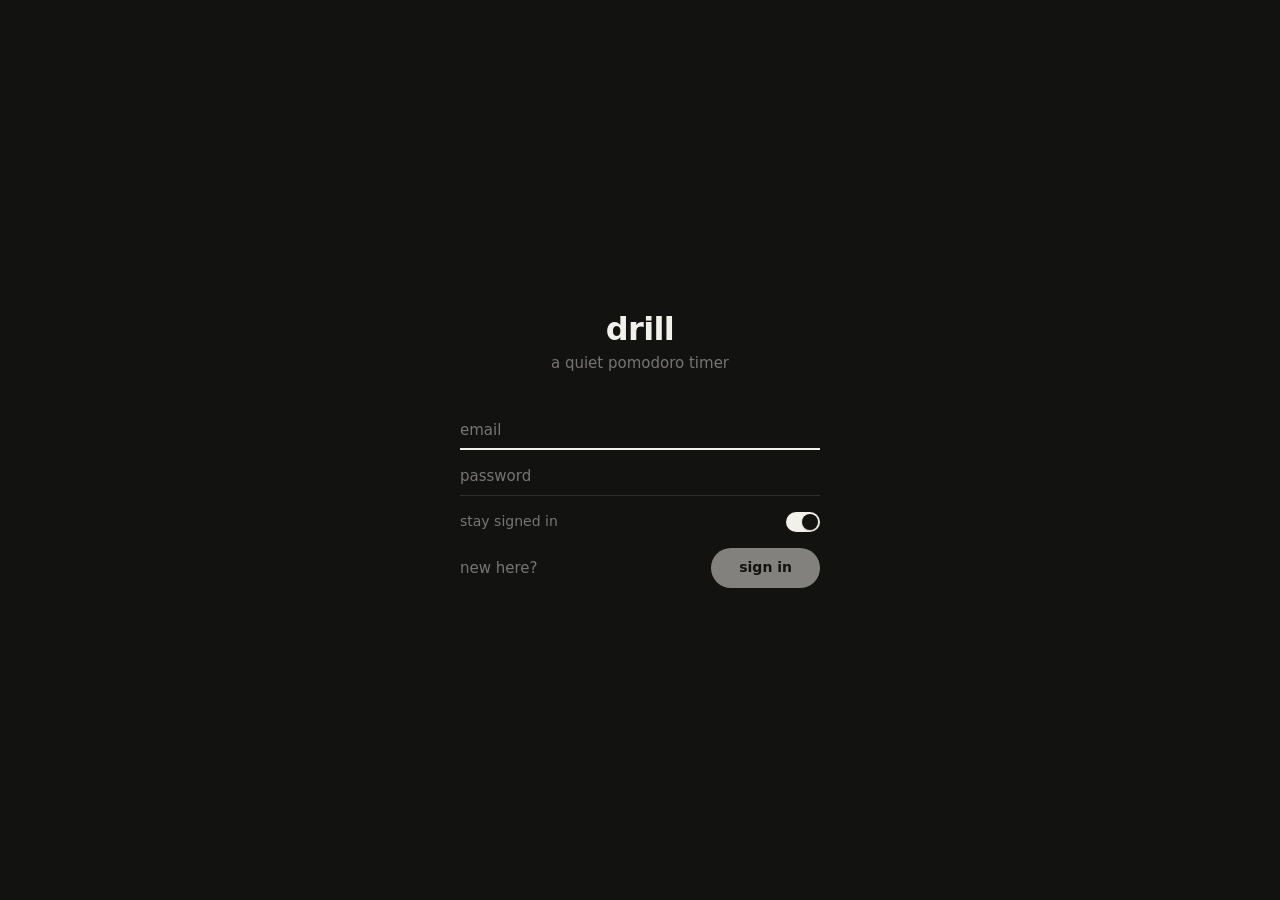
<file: web/static/index.html>
<!doctype html>
<html lang="en">
<head>
  <meta charset="utf-8">
  <meta name="viewport" content="width=device-width, initial-scale=1, viewport-fit=cover">
  <title>drill</title>
  <meta name="description" content="a quiet pomodoro timer.">
  <meta name="color-scheme" content="light dark">
  <meta name="theme-color" content="#F2F0ED" media="(prefers-color-scheme: light)">
  <meta name="theme-color" content="#121211" media="(prefers-color-scheme: dark)">
  <link rel="icon" href="icon.png">
  <link rel="apple-touch-icon" href="icon-maskable-192.png">
  <link rel="manifest" href="manifest.webmanifest">
  <link rel="stylesheet" href="style.css">
  <script src="theme.js"></script>
  <script type="module" src="app.js"></script>
</head>
<body>
  <main class="app">
    <header class="top">
      <span class="spacer"></span>
      <button class="link" id="sync" type="button" hidden>sync</button>
      <button class="link" id="open-inspo" type="button">inspo</button>
      <button class="link" id="open-settings" type="button">settings</button>
    </header>

    <section class="timer" aria-label="timer">
      <div class="face">
        <svg class="ring" id="ring" viewBox="0 0 270 270" aria-hidden="true">
          <path class="track"/><path class="arc"/><circle class="tip" r="3.1"/>
        </svg>
        <div class="readout">
          <p class="status" id="status">&nbsp;</p>
          <p class="clock" id="clock" role="timer" aria-live="off" aria-label="focus, 25 minutes left">25:00</p>
          <div class="under">
            <div class="dots" id="dots" aria-hidden="true"></div>
            <div class="mark" id="mark" hidden>
              <svg id="glyph" width="20" height="20" viewBox="0 0 20 20" aria-hidden="true"></svg>
              <p class="round" id="round"></p>
            </div>
          </div>
        </div>
      </div>

      <div class="tag" id="tag-box">
        <label class="tag-field">
          <span>studying</span>
          <input id="tag" type="text" placeholder="anything" autocomplete="off" spellcheck="false" maxlength="40">
        </label>
        <div class="suggest" id="suggest"></div>
      </div>

      <div class="controls">
        <button class="link" id="reset" type="button">reset</button>
        <button class="capsule" id="toggle" type="button">start</button>
        <button class="link" id="skip" type="button">skip</button>
      </div>
    </section>

    <section class="year" aria-label="your year">
      <div class="year-head">
        <div class="filter" id="filter"></div>
      </div>
      <svg class="grid" id="grid" role="img" aria-label="your year"></svg>
      <div class="caption" id="caption"></div>
    </section>
  </main>

  <!-- Whenever nobody is signed in. The account dialog's form is moved in
       here while it shows. -->
  <section class="welcome" id="welcome" aria-label="welcome" hidden>
    <div class="welcome-body">
      <h1>drill</h1>
      <p class="tagline">a quiet pomodoro timer</p>
      <div class="account" id="welcome-form"></div>
    </div>
  </section>

  <dialog class="settings" id="settings">
    <form method="dialog">
      <div class="group">
        <div class="row">
          <span>appearance</span>
          <div class="segmented" id="theme" role="radiogroup" aria-label="appearance">
            <button type="button" role="radio" value="light">light</button>
            <button type="button" role="radio" value="dark">dark</button>
          </div>
        </div>
      </div>
      <div class="group">
        <label class="row"><span>focus</span><span class="num"><input type="number" id="focus" min="5" max="120" step="5"> min</span></label>
        <label class="row"><span>short break</span><span class="num"><input type="number" id="shortBreak" min="1" max="30"> min</span></label>
        <label class="row"><span>long break</span><span class="num"><input type="number" id="longBreak" min="5" max="60" step="5"> min</span></label>
        <label class="row"><span>long break every</span><span class="num"><input type="number" id="longBreakEvery" min="2" max="8"></span></label>
      </div>
      <div class="group">
        <p class="row note">intervals</p>
        <label class="row"><span>run</span><span class="num"><input type="number" id="run" min="1" max="60"> min</span></label>
        <label class="row"><span>walk</span><span class="num"><input type="number" id="walk" min="1" max="60"> min</span></label>
      </div>
      <div class="group">
        <label class="row"><span>auto-start breaks</span><input type="checkbox" class="switch" id="autoStartBreaks"></label>
        <label class="row"><span>auto-start focus</span><input type="checkbox" class="switch" id="autoStartFocus"></label>
        <label class="row"><span>sound</span><input type="checkbox" class="switch" id="sound"></label>
      </div>
      <div class="group sync-group">
        <div class="row"><span id="account-line">sync</span><button class="link" id="account-action" type="button">sign in</button></div>
        <label class="row" id="auto-sync-row" hidden><span>auto sync</span><input type="checkbox" class="switch" id="autoSync"></label>
        <p class="row note" id="sync-note"></p>
      </div>
      <div class="group">
        <p class="row note">plugins</p>
        <p class="row note">coming soon.</p>
      </div>
      <div class="done"><button class="capsule small" value="done">done</button></div>
    </form>
  </dialog>

  <dialog class="settings account" id="account" aria-labelledby="account-title">
    <form id="account-form" novalidate>
      <h2 id="account-title">sign in</h2>
      <div class="fields">
        <div class="field">
          <input type="email" id="email" placeholder="email" aria-label="email" autocomplete="username" spellcheck="false" autocapitalize="off" maxlength="254">
          <svg class="field-mark" id="email-mark" width="14" height="14" viewBox="0 0 14 14" aria-hidden="true" hidden></svg>
        </div>
        <p class="sr" id="email-hint" aria-live="polite"></p>
        <div class="field">
          <input type="password" id="password" placeholder="password" aria-label="password" autocomplete="current-password">
          <svg class="field-mark" id="password-mark" width="14" height="14" viewBox="0 0 14 14" aria-hidden="true" hidden></svg>
        </div>
        <p class="sr" id="password-hint" aria-live="polite"></p>
        <div class="field" id="confirm-field" hidden>
          <input type="password" id="confirm" placeholder="confirm password" aria-label="confirm password" autocomplete="new-password">
          <svg class="field-mark" id="confirm-mark" width="14" height="14" viewBox="0 0 14 14" aria-hidden="true" hidden></svg>
        </div>
        <p class="sr" id="confirm-hint" aria-live="polite"></p>
      </div>
      <label class="stay"><span>stay signed in</span><input type="checkbox" class="switch" id="stay" checked></label>
      <p class="message" id="account-error" aria-live="polite" hidden></p>
      <div class="account-actions">
        <button class="link" id="account-switch" type="button">new here?</button>
        <span class="spacer"></span>
        <button class="link" type="button" data-close>cancel</button>
        <button class="capsule small" id="account-submit" type="submit" disabled>sign in</button>
      </div>
    </form>
  </dialog>

  <dialog class="settings account" id="unsynced" aria-label="unsynced sessions">
    <form method="dialog">
      <p class="ask">you have unsynced sessions — sign out anyway?</p>
      <div class="account-actions">
        <span class="spacer"></span>
        <button class="link" value="cancel">cancel</button>
        <button class="capsule small" value="sign-out">sign out</button>
      </div>
    </form>
  </dialog>

  <dialog class="settings inspo" id="inspo">
    <form method="dialog">
      <div class="inspo-head">
        <h2>inspo</h2>
        <button class="link" type="button" data-page="today" aria-pressed="true">today</button>
        <button class="link" type="button" data-page="all" aria-pressed="false">all</button>
      </div>
      <div id="inspo-all" hidden>
        <div class="squares" id="inspo-squares"></div>
        <p class="watched" id="inspo-count"></p>
      </div>
      <ul id="inspo-list"></ul>
      <div class="done"><button class="capsule small" value="done">done</button></div>
    </form>
  </dialog>

  <dialog class="palette" id="palette" aria-label="commands">
    <input type="text" placeholder="type a command…" aria-label="command" role="combobox"
           aria-expanded="true" aria-controls="palette-list" aria-autocomplete="list"
           autocomplete="off" spellcheck="false" autocapitalize="off">
    <ul id="palette-list" role="listbox" aria-label="commands"></ul>
  </dialog>
</body>
</html>
</file>
<file: web/static/style.css>
/* drill's ink look (see mac/Sources/InkKit/Ink.swift): paper, one ink, lots
   of air, lowercase words. Light is "teto" with her crimson for progress
   only; dark is pure monochrome. */

:root {
  --paper: #F2F0ED;
  --ink: #2B2A2F;
  --accent: #CF3A4F;
  --faint: rgb(43 42 47 / .45);
  --ghost: rgb(43 42 47 / .12);
  --wash: rgb(43 42 47 / .055);
  --raised: rgb(43 42 47 / .045);
  --ok: #3B9B5E;
  --bad: #CF3A4F;
  color-scheme: light;
}
@media (prefers-color-scheme: dark) {
  :root:not([data-theme="light"]) {
    --paper: #121211;
    --ink: #F1F0EB;
    --accent: #F1F0EB;
    --faint: rgb(241 240 235 / .45);
    --ghost: rgb(241 240 235 / .12);
    --wash: rgb(241 240 235 / .055);
    --raised: rgb(241 240 235 / .05);
    --ok: #5FBF80;
    color-scheme: dark;
  }
}
:root[data-theme="dark"] {
  --paper: #121211;
  --ink: #F1F0EB;
  --accent: #F1F0EB;
  --faint: rgb(241 240 235 / .45);
  --ghost: rgb(241 240 235 / .12);
  --wash: rgb(241 240 235 / .055);
  --raised: rgb(241 240 235 / .05);
  --ok: #5FBF80;
  color-scheme: dark;
}

* { box-sizing: border-box; margin: 0; }
html { background: var(--paper); }
body {
  background: var(--paper);
  color: var(--ink);
  font: 15px/1.4 -apple-system, BlinkMacSystemFont, "Inter", "Segoe UI", system-ui, sans-serif;
  -webkit-font-smoothing: antialiased;
  -webkit-tap-highlight-color: transparent;
}
button, input { font: inherit; color: inherit; }
:focus-visible { outline: 2px solid var(--ink); outline-offset: 3px; border-radius: 4px; }

/* One column, 780 wide at most. The stack (timer, then year) sits in the
   air below the header split 2 : 3, so the optical centre is a little
   high; the spacers are the column's own ::before and ::after, with the
   header ordered ahead of the first. When the stack doesn't fit, both
   drop to their minimums and the page scrolls. R is the ring's diameter;
   the readout is sized from it. */
:root { --gutter: 40px; --R: 270px; }
.app {
  max-width: calc(780px + 2 * var(--gutter));
  min-height: 100dvh;
  margin: 0 auto;
  padding: calc(24px + env(safe-area-inset-top)) var(--gutter) env(safe-area-inset-bottom);
  display: flex;
  flex-direction: column;
}
.app::before { content: ""; order: -1; flex: 2 1 0; min-height: 24px; max-height: 160px; }
.app::after { content: ""; flex: 3 1 0; min-height: 24px; }

/* Header */

.top { order: -2; display: flex; align-items: center; gap: 20px; height: 24px; }
.spacer { flex: 1; }

/* Buttons: one ink capsule per screen; everything else is a faint word. */

.link {
  background: none; border: 0; padding: 2px 0; cursor: pointer;
  color: var(--faint); font-size: 15px;
  transition: color .12s ease-out, opacity .12s;
}
.link:hover, .link[aria-pressed="true"] { color: var(--ink); }
.link[aria-pressed="true"] { font-weight: 600; }
.link:active { opacity: .5; }

.capsule {
  min-width: 128px; height: 48px;
  padding: 0 42px;
  border: 0; border-radius: 999px; cursor: pointer;
  background: var(--ink); color: var(--paper);
  font-size: 16px; font-weight: 600;
  transition: opacity .12s ease-out, transform .2s cubic-bezier(.3, .7, .4, 1);
}
.capsule:hover { opacity: .86; }
.capsule:active { transform: scale(.96); }
.capsule.small { min-width: 0; height: 40px; padding: 0 28px; font-size: 14px; }

/* Timer */

.timer { flex: none; display: flex; flex-direction: column; align-items: center; }
.face { position: relative; width: var(--R); height: var(--R); }
/* Drawn at 270 and scaled to R; the strokes and the dotted track keep their width. */
.ring { position: absolute; inset: 0; width: 100%; height: 100%; overflow: visible; }
.ring .track { fill: none; stroke: var(--ghost); stroke-width: 1.4; stroke-linecap: round; stroke-dasharray: 1.5 6; vector-effect: non-scaling-stroke; }
.ring .arc { fill: none; stroke: var(--accent); stroke-width: 2.6; stroke-linecap: round; stroke-linejoin: round; vector-effect: non-scaling-stroke; }
.ring .tip { fill: var(--accent); }
.readout {
  position: absolute; inset: 0;
  display: flex; flex-direction: column; align-items: center; justify-content: center;
}
.status { color: var(--faint); font-size: calc(var(--R) * .055); line-height: 1.3; }
.clock {
  margin-top: calc(var(--R) * .03);
  font-size: calc(var(--R) * .22); font-weight: 700; line-height: 1;
  font-variant-numeric: tabular-nums; letter-spacing: -.01em;
}
/* The slot under the digits keeps the dots' height in both modes, so the
   clock sits where it did; the interval mark overflows it downward. */
.under { margin-top: calc(var(--R) * .04); height: 6px; display: flex; flex-direction: column; align-items: center; }
.dots { display: flex; gap: 7px; height: 6px; }
.dots i { width: 6px; height: 6px; border-radius: 50%; border: 1px solid var(--faint); transition: background .5s; }
.dots i.on { background: var(--ink); border-color: var(--ink); }
.dots[hidden], .mark[hidden] { display: none; }
.mark { display: flex; flex-direction: column; align-items: center; gap: 4px; }
.mark svg {
  width: calc(var(--R) * .08); height: calc(var(--R) * .08);
  overflow: visible; fill: none; stroke: var(--ink); stroke-width: 1.5; stroke-linecap: round; stroke-linejoin: round;
}
.round { color: var(--faint); font-size: calc(var(--R) * .055); line-height: 1.3; font-variant-numeric: tabular-nums; }
.clock.switch-mode { cursor: pointer; }

.tag { margin-top: 40px; display: flex; flex-direction: column; align-items: center; gap: 8px; }
/* Hidden in interval mode, keeping its room so the face and controls stay put. */
.tag[hidden] { display: flex; visibility: hidden; }
.tag-field { display: flex; align-items: baseline; gap: 8px; height: 32px; font-size: 15px; line-height: 28px; }
.tag-field span { color: var(--faint); }
.tag-field input {
  width: 150px; padding: 0 0 3px;
  background: none; border: 0; border-bottom: 1px solid var(--ghost); border-radius: 0;
  font-weight: 500; outline: none;
  transition: border-color .15s;
}
.tag-field input:focus { border-bottom-color: var(--faint); }
.tag-field input::placeholder { color: var(--ink); opacity: .28; font-weight: 400; }
.suggest { display: flex; gap: 16px; min-height: 18px; }
.suggest .link { padding: 0; font-size: 13px; }

.controls { margin-top: 32px; display: flex; align-items: center; gap: 32px; }
.controls .link { width: 40px; min-height: 44px; }
#reset { text-align: right; }
#skip { text-align: left; }
#reset[hidden] { display: block; visibility: hidden; }

/* Year: as wide as its grid (app.js sets that), which fills the column
   unless the whole year fits with room to spare. */

.year { margin-top: 56px; align-self: center; max-width: 100%; }
.year-head { display: flex; justify-content: flex-end; margin-bottom: 12px; }
.filter { position: relative; display: flex; gap: 16px; min-width: 0; overflow-x: auto; scrollbar-width: none; }
.filter::-webkit-scrollbar { display: none; }
/* Too many tabs for the width: they scroll, and an edge with more tabs
   past it fades to say so. The chosen tab is marked by weight, as on the
   other platforms. */
.filter.more-right { mask-image: linear-gradient(90deg, #000 calc(100% - 24px), transparent); }
.filter.more-left { mask-image: linear-gradient(270deg, #000 calc(100% - 24px), transparent); }
.filter.more-left.more-right {
  mask-image: linear-gradient(90deg, transparent, #000 24px, #000 calc(100% - 24px), transparent);
}
.filter .link { white-space: nowrap; }
.grid { display: block; max-width: 100%; overflow: visible; touch-action: pan-y; }
.grid .month { fill: var(--faint); font-size: 12px; }
.grid .cell { fill: var(--wash); transition: fill .5s cubic-bezier(.3, .7, .2, 1); }
.grid .today { fill: none; stroke: var(--ink); stroke-width: 1.1; }
.grid .hover { fill: none; stroke: var(--faint); stroke-width: 1.1; }

.caption {
  display: flex; align-items: center; gap: 22px;
  margin-top: 16px; height: 24px;
  color: var(--faint); font-size: 15px; white-space: nowrap;
}
.caption b { color: var(--ink); font-weight: 600; margin-left: 5px; }
.caption .date { color: var(--ink); }
.legend { margin-left: auto; display: flex; align-items: center; gap: 4px; font-size: 11px; }
.legend i { width: 9px; height: 9px; border-radius: 1.5px; background: var(--wash); }

/* Settings */

.settings {
  margin: auto; width: min(440px, calc(100vw - 32px));
  padding: 24px; border: 0; border-radius: 14px;
  background: var(--paper); color: var(--ink);
  box-shadow: 0 0 0 1px var(--ghost), 0 24px 60px rgb(0 0 0 / .22);
}
.settings::backdrop { background: rgb(0 0 0 / .28); }
.settings[open] { animation: rise .18s ease-out; }
@keyframes rise { from { opacity: 0; transform: translateY(6px); } }
.group { background: var(--raised); border-radius: 10px; padding: 0 14px; margin-bottom: 24px; }
.row {
  display: flex; align-items: center; justify-content: space-between; gap: 12px;
  min-height: 44px; font-size: 15px;
}
.row + .row { border-top: 1px solid var(--ghost); }
.row[hidden] { display: none; }
.row.note { color: var(--faint); font-size: 13px; min-height: 36px; }
.num { color: var(--faint); font-variant-numeric: tabular-nums; }
.num input {
  width: 44px; background: none; border: 0; text-align: right; outline: none;
  font-variant-numeric: tabular-nums; color: var(--ink);
}
.segmented { display: flex; background: var(--ghost); border-radius: 7px; padding: 2px; }
.segmented button {
  border: 0; background: none; padding: 3px 12px; border-radius: 5px;
  font-size: 13px; color: var(--faint); cursor: pointer;
}
.segmented button[aria-checked="true"] { background: var(--paper); color: var(--ink); box-shadow: 0 1px 2px rgb(0 0 0 / .12); }
.switch {
  appearance: none; width: 34px; height: 20px; border-radius: 10px; cursor: pointer;
  background: var(--ghost); position: relative; transition: background .15s;
}
.switch::after {
  content: ""; position: absolute; top: 2px; left: 2px; width: 16px; height: 16px;
  border-radius: 50%; background: var(--paper); box-shadow: 0 1px 2px rgb(0 0 0 / .2);
  transition: transform .15s;
}
.switch:checked { background: var(--ink); }
.switch:checked::after { transform: translateX(14px); }
.done { display: flex; justify-content: flex-end; margin-top: 4px; }

/* Account */

.account h2 { font-size: 20px; font-weight: 600; letter-spacing: -.01em; margin-bottom: 16px; }
/* Left-aligned fields with placeholders, as on windows: a ghost underline
   at rest, an ink one in focus (drawn inset, so nothing moves). */
.fields { display: flex; flex-direction: column; gap: 6px; margin-bottom: 12px; }
.fields input {
  height: 40px; padding: 0; background: none; border: 0; border-radius: 0; outline: none;
  color: var(--ink); font-size: 15px;
  box-shadow: inset 0 -1px var(--ghost);
  transition: box-shadow .15s;
}
.fields input:focus { box-shadow: inset 0 -2px var(--ink); }
.fields input::placeholder { color: var(--faint); }
.fields input[hidden] { display: none; }
/* Each field with its mark at the trailing edge: a muted arc while
   checking, a green check when good, a red cross when not. */
.field { position: relative; display: flex; }
.field input { flex: 1; padding-right: 22px; }
.field-mark {
  position: absolute; right: 2px; top: 13px; overflow: visible;
  fill: none; stroke: var(--faint); stroke-width: 1.5; stroke-linecap: round; stroke-linejoin: round;
}
.field-mark[hidden] { display: none; }
.field-mark.ok { stroke: var(--ok); }
.field-mark.taken { stroke: var(--bad); }
.field-mark.checking { animation: turn .8s linear infinite; transform-origin: center; }
@keyframes turn { to { transform: rotate(360deg); } }
.field[hidden] { display: none; }
/* Read aloud; the mark shows it. */
.sr { position: absolute; width: 1px; height: 1px; overflow: hidden; clip-path: inset(50%); }
.account .message { color: var(--faint); font-size: 13px; margin: 0 0 8px; }
.account .message[hidden] { display: none; }
.account-actions { display: flex; align-items: center; gap: 16px; }
.account-actions .link:disabled { opacity: .5; cursor: default; }
.account-actions .capsule { margin-left: -4px; }
.account-actions .capsule:disabled { opacity: .5; cursor: default; }
.account-actions .capsule:disabled:active { transform: none; }

.stay {
  display: flex; align-items: center; justify-content: space-between; gap: 12px;
  min-height: 36px; margin: -4px 0 8px; color: var(--faint); font-size: 14px;
}
.ask { font-size: 15px; margin: 4px 0 20px; }

/* Welcome: the account form on its own, before the timer. */

.welcoming .app { display: none; }
.welcome {
  min-height: 100dvh; display: flex; align-items: center; justify-content: center;
  padding: calc(24px + env(safe-area-inset-top)) 16px calc(24px + env(safe-area-inset-bottom));
}
.welcome[hidden] { display: none; }
.welcome-body { width: min(360px, 100%); display: flex; flex-direction: column; }
.welcome h1 { text-align: center; font-size: 32px; font-weight: 700; letter-spacing: -.02em; line-height: 1.1; }
.tagline { text-align: center; color: var(--faint); margin: 6px 0 36px; }
.welcome #account-title, .welcome [data-close] { display: none; }

/* Inspo */

.inspo-head { display: flex; align-items: baseline; gap: 16px; margin-bottom: 16px; }
.inspo h2 { flex: 1; font-size: 20px; font-weight: 600; letter-spacing: -.01em; }
.squares { display: grid; grid-template-columns: repeat(25, 1fr); gap: 3px; }
.squares a { aspect-ratio: 1; border-radius: 2px; background: var(--wash); }
.squares a.on { background: var(--accent); }
.watched { color: var(--faint); font-size: 13px; margin: 10px 0 18px; }
.inspo ul { list-style: none; padding: 0; margin-bottom: 12px; }
.inspo li + li { margin-top: 12px; }
.inspo li a { display: flex; gap: 12px; align-items: baseline; color: inherit; text-decoration: none; }
.inspo li i { font-style: normal; color: var(--faint); font-size: 12px; font-variant-numeric: tabular-nums; }
.inspo b { display: block; font-size: 14px; font-weight: 500; }
.inspo b.on::after {
  content: ""; display: inline-block; width: 5px; height: 5px; margin-left: 6px;
  border-radius: 50%; background: var(--accent); vertical-align: middle;
}
.inspo li span { display: block; color: var(--faint); font-size: 13px; transition: color .12s ease-out; }
.inspo li a:hover span { color: var(--ink); }
#inspo[data-page="all"] ul { max-height: 360px; overflow-y: auto; scrollbar-width: none; }

/* Command palette: a field and up to eight rows, about a fifth of the way down. */

.palette {
  margin: 20vh auto auto; width: min(520px, calc(100vw - 32px));
  padding: 6px; border: 0; border-radius: 14px;
  background: var(--paper); color: var(--ink);
  box-shadow: 0 0 0 1px var(--ghost), 0 18px 48px rgb(0 0 0 / .18);
}
.palette::backdrop { background: rgb(0 0 0 / .06); }
.palette[open] { animation: drop .12s ease-out; }
.palette.closing { animation: fade .08s ease-in forwards; }
.palette.closing::backdrop { animation: fade .08s ease-in forwards; }
@keyframes drop { from { opacity: 0; transform: translateY(-6px); } }
@keyframes fade { to { opacity: 0; } }
.palette input {
  display: block; width: 100%; height: 40px; padding: 0 12px;
  background: none; border: 0; outline: none; font-size: 16px;
}
.palette input::placeholder { color: var(--faint); }
.palette ul {
  list-style: none; padding: 0; max-height: calc(8 * 36px); overflow-y: auto; scrollbar-width: none;
}
.palette ul:not(:empty) { margin-top: 4px; }
.palette li {
  display: flex; align-items: center; justify-content: space-between; gap: 12px;
  height: 36px; padding: 0 12px; border-radius: 8px;
  color: var(--faint); font-size: 14px; cursor: pointer;
  white-space: nowrap;
}
.palette li span { overflow: hidden; text-overflow: ellipsis; }
.palette li b { color: var(--ink); font-weight: inherit; }
.palette li[aria-selected="true"] { background: var(--wash); }
.palette li.empty { cursor: default; }
.palette kbd { font: inherit; font-size: 12px; color: var(--faint); }

/* Demo: the app on the download site (?demo), without an account. */

.demo #sync, .demo .sync-group { display: none; }
/* Framed on the download site: sized by its content, so the site can fit
   the frame to it. */
.framed .app { min-height: 0; }

/* Form factors: the gutter narrows under 600; the ring is 240 on phones,
   300 on wide screens; the legend needs a grid 600 wide. */

@media (max-width: 599px) {
  :root { --gutter: 16px; }
}
@media (max-width: 679px) {
  .legend { display: none; }
}
@media (max-width: 479px) {
  :root { --R: 240px; }
  .tag { margin-top: 32px; }
  .year { margin-top: 48px; }
  /* Three stats at 15 can run past a phone column; at 13 the longest fit. */
  .caption { gap: 14px; font-size: 13px; }
}
@media (min-width: 900px) {
  :root { --R: 300px; }
}

@media (prefers-reduced-motion: reduce) {
  * { transition: none !important; animation: none !important; }
}
</file>
